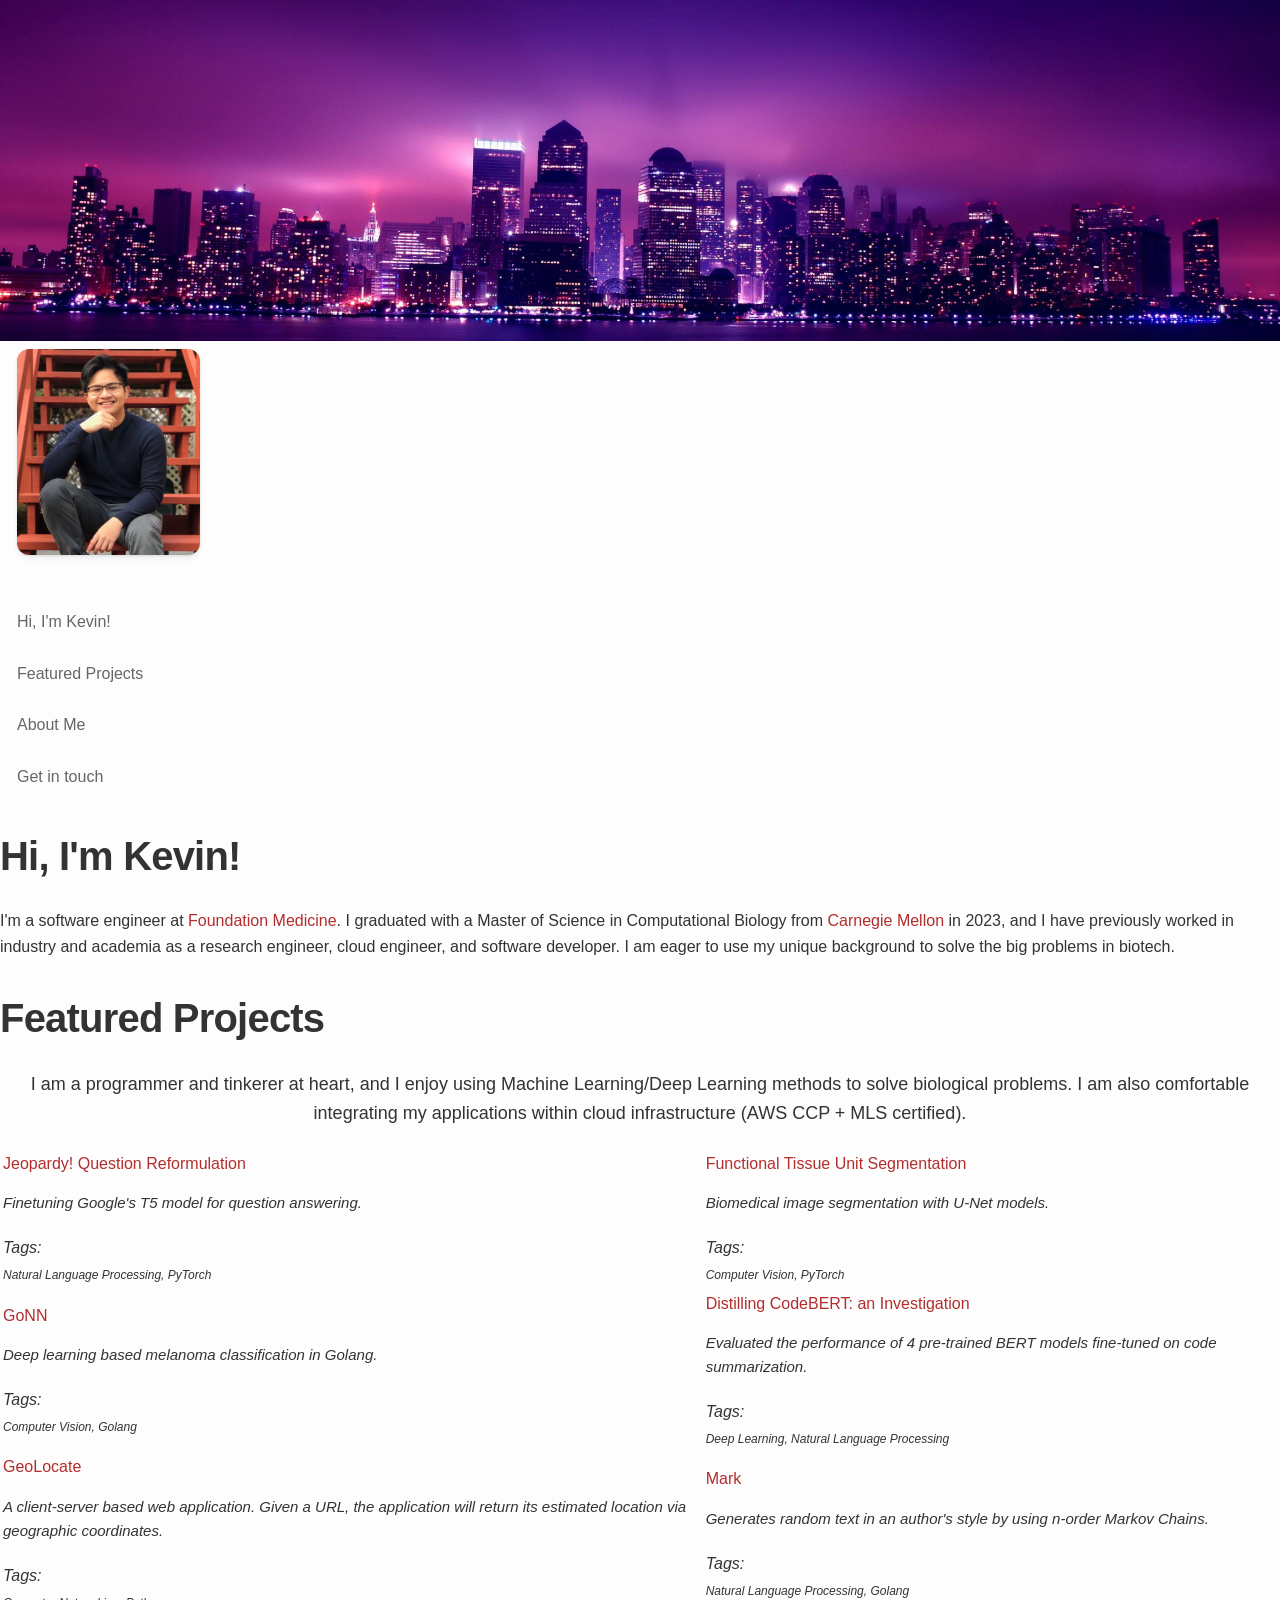
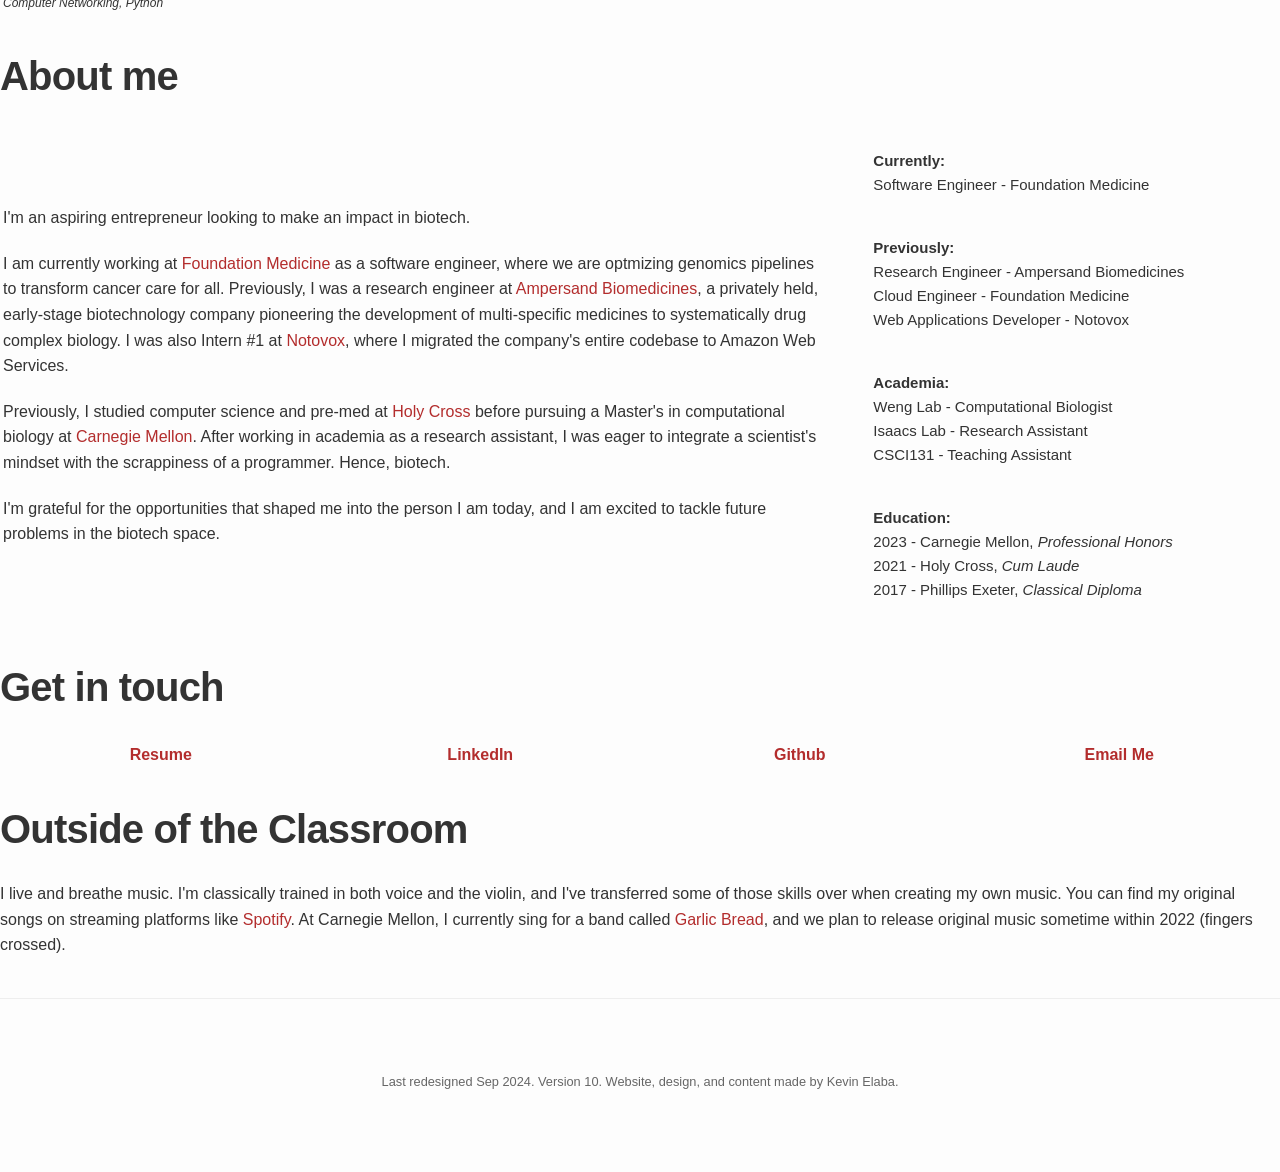
<file: index.html>
<!DOCTYPE html>
<html>
<link rel="stylesheet" href="style.css">
<head>
<title>Kevin Elaba</title>
</head>
<body>

<img src="header.jpg" class="header_img">
    <div class="sidenav">
    <a href="#top"> <img class="headshot" src="headshot.jpg" alt="headshot"> </a>
    <a href="#intro">Hi, I'm Kevin!</a>
    <a href="#projects">Featured Projects</a>
    <a href="#about">About Me</a>
    <a href="#contact">Get in touch</a>
    </div> 

<div class ="main">
    
<h1 id="intro">Hi, I'm Kevin!</h1>
<p>I'm a software engineer at <a href = "https://www.foundationmedicine.com/" target="_blank" rel="noopener noreferrer">Foundation Medicine</a>. I graduated with a Master of Science in Computational Biology 
    from <a href="https://www.cmu.edu/" target="_blank" rel="noopener noreferrer">Carnegie Mellon</a> in 2023, and I have previously worked in industry and academia as a research engineer, cloud engineer, and software developer. I am eager to use my unique background to solve the big problems in biotech.</p>

<h1 id="projects">Featured Projects</h1>
<p style="text-align:center; font-size:18px; padding:0em 1em;"> I am a programmer and tinkerer at heart, and I enjoy using Machine Learning/Deep Learning methods to solve biological problems. 
    I am also comfortable integrating my applications within cloud infrastructure (AWS CCP + MLS certified). </p>

<table class="projects_table">
    <tr>
        
        <td class="featured_projects" style="width:55%;">
            <a href="https://github.com/kuya-kevin/JeopardyBot" target="_blank" rel="noopener noreferrer" class="project_name">Jeopardy! Question Reformulation</a> <br> 
            <em> <p style="font-size:15px;"> Finetuning Google's T5 model for question answering. </p> </em> <em class="tags"> Tags: </em> <em style="font-size: 12px;"> Natural Language Processing, PyTorch</em>
        </td>

        <td class="featured_projects">
            <a href="https://github.com/kuya-kevin/FTUseg" target="_blank" rel="noopener noreferrer">Functional Tissue Unit Segmentation</a> <br> 
            <em> <p style="font-size:15px;"> Biomedical image segmentation with U-Net models.</p> <em class="tags"> Tags: </em> <em style="font-size: 12px;"> Computer Vision, PyTorch</em>
        </td>

    </tr>
    <tr>
        <td class="featured_projects">
            <a href="https://github.com/kuya-kevin/goNN" target="_blank" rel="noopener noreferrer">GoNN</a> <br> 
            <em> <p style="font-size:15px;"> Deep learning based melanoma classification in Golang.</p> <em class="tags"> Tags: </em> <em style="font-size: 12px;"> Computer Vision, Golang</em>
            </em>
        </td>

        <td class="featured_projects" >
            <a href="https://github.com/kuya-kevin/Distilling-CodeBERT" target="_blank" rel="noopener noreferrer">Distilling CodeBERT: an Investigation</a> <br> 
            <em> <p style="font-size:15px;"> Evaluated the performance of 4 pre-trained BERT models fine-tuned on code summarization. </p> </em> <em class="tags"> Tags: </em> <em style="font-size: 12px;"> Deep Learning, Natural Language Processing</em>
        </td>

    </tr>

    <tr>
        <td class="featured_projects" >
            <a href="https://github.com/kuya-kevin/GeoLocate" target="_blank" rel="noopener noreferrer">GeoLocate</a> <br> 
            <em><p style="font-size:15px;"> A client-server based web application. Given a URL, the application will return its estimated location via geographic coordinates.</p> </em> <em class="tags"> Tags: </em> <em style="font-size: 12px;"> Computer Networking, Python</em>
        </td>

        <td class="featured_projects" >
            <a href="https://github.com/kuya-kevin/mark" target="_blank" rel="noopener noreferrer">Mark</a> <br> 
            <em> <p style="font-size:15px;"> Generates random text in an author's style by using n-order Markov Chains. </p> </em> <em class="tags"> Tags: </em> <em style="font-size: 12px;"> Natural Language Processing, Golang</em>
            
        </td>
    </tr>
</table>

<h1 id="about">About me</h1>

<table style="width:100%;height:100%;">

    <tr>
        <td width="65%">
            <p> I'm an aspiring entrepreneur looking to make an impact in biotech.</p>
            <p> I am currently working at <a href = "https://www.foundationmedicine.com" target="_blank" rel="noopener noreferrer">Foundation Medicine</a> as a software engineer, where we are optmizing genomics pipelines to transform cancer care for all. 
                Previously, I was a research engineer at <a href = "https://www.ampersand.bio/" target="_blank" rel="noopener noreferrer">Ampersand Biomedicines</a>, 
                a privately held, early-stage biotechnology company pioneering the development of multi-specific medicines to systematically drug complex biology. 
                I was also Intern #1 at <a href="http://www.notovox.com/" target="_blank" rel="noopener noreferrer">Notovox</a>, where I migrated the company's entire codebase to Amazon Web Services. 
            </p>
            <p>
                Previously, I studied computer science and pre-med at <a href="https://www.holycross.edu/" target="_blank" rel="noopener noreferrer">Holy Cross</a>
                before pursuing a Master's in computational biology at <a href="https://www.cmu.edu/" target="_blank" rel="noopener noreferrer">Carnegie Mellon</a>. 
                After working in academia as a research assistant, I was eager to integrate a scientist's mindset with the scrappiness of a programmer. Hence, biotech.
            </p>
            
            <p>I'm grateful for the opportunities that shaped me into the person I am today, and I am excited to tackle future problems in the biotech space.</p>
        
        </td>

        <td style="padding-left: 3%;">
            <table class="resume_small" style="width:100%;height:100%;">
                <tr>
                <td height="10%">
                   <p style="font-size:15px;"> <b> Currently:</b> <br> Software Engineer - Foundation Medicine  </p>
                </td>
                </tr>
            
                <tr>
                <td height="30%">
                    <p style="font-size:15px;"> <b> Previously: </b> <br> Research Engineer - Ampersand Biomedicines <br> Cloud Engineer - Foundation Medicine <br> Web Applications Developer - Notovox </p>
                </td>
                </tr>
            
                <tr>
                <td height="30%">
                    <p style="font-size:15px;"> <b> Academia: </b> <br>Weng Lab - Computational Biologist <br>Isaacs Lab - Research Assistant <br> CSCI131 - Teaching Assistant</p>
                </td>
                </tr>
            
                <tr>
                <td height="30%">
                    <p style="font-size:15px;"> <b> Education: </b> <br> 2023 - Carnegie Mellon, <em> Professional Honors </em>  <br> 2021 - Holy Cross, <em>Cum Laude</em> <br> 2017 - Phillips Exeter, <em>Classical Diploma</em> </p>
                </td>
                </tr>
            </table>   
        </td>
    

    </tr>

</table>   


<h1 id="contact">Get in touch</h1>
<table style="width:100%;height:100%;">

    <tr>
    
    <th width="25%"><a href="resume.pdf"  target="_blank" rel="noopener noreferrer">Resume</a></th>
    
    <th width="25%"><a href="https://www.linkedin.com/in/kevin-elaba/"  target="_blank" rel="noopener noreferrer">LinkedIn</a></th>
    
    <th width="25%"><a href="https://github.com/kuya-kevin"  target="_blank" rel="noopener noreferrer">Github</a></th>

    <th width="25%"><a href="mailto: kelaba@andrew.cmu.edu"  target="_blank" rel="noopener noreferrer">Email Me</a></th>
    
    </tr>

</table>    


<h1>Outside of the Classroom</h1>
<p> I live and breathe music. I'm classically trained in both voice and the violin, and I've transferred some of those skills over
    when creating my own music. You can find my original songs on streaming platforms like <a href="https://open.spotify.com/artist/3ftxLTPbFDuUHTV7XfS1Mq?si=Cb9OM7ynQX6hp6ahwbhz0g" target="_blank" rel="noopener noreferrer">Spotify</a>.
    At Carnegie Mellon, I currently sing for a band called <a href="https://www.tiktok.com/@garlicbreademoji?" target="_blank" rel="noopener noreferrer">Garlic Bread</a>, and we plan to release original music sometime within 2022
    (fingers crossed).</p>

</div>

<footer>
    <p class="footer_text">Last redesigned Sep 2024. Version 10.
        Website, design, and content made by Kevin Elaba.</p>
</footer>


</body>
</html>
</file>
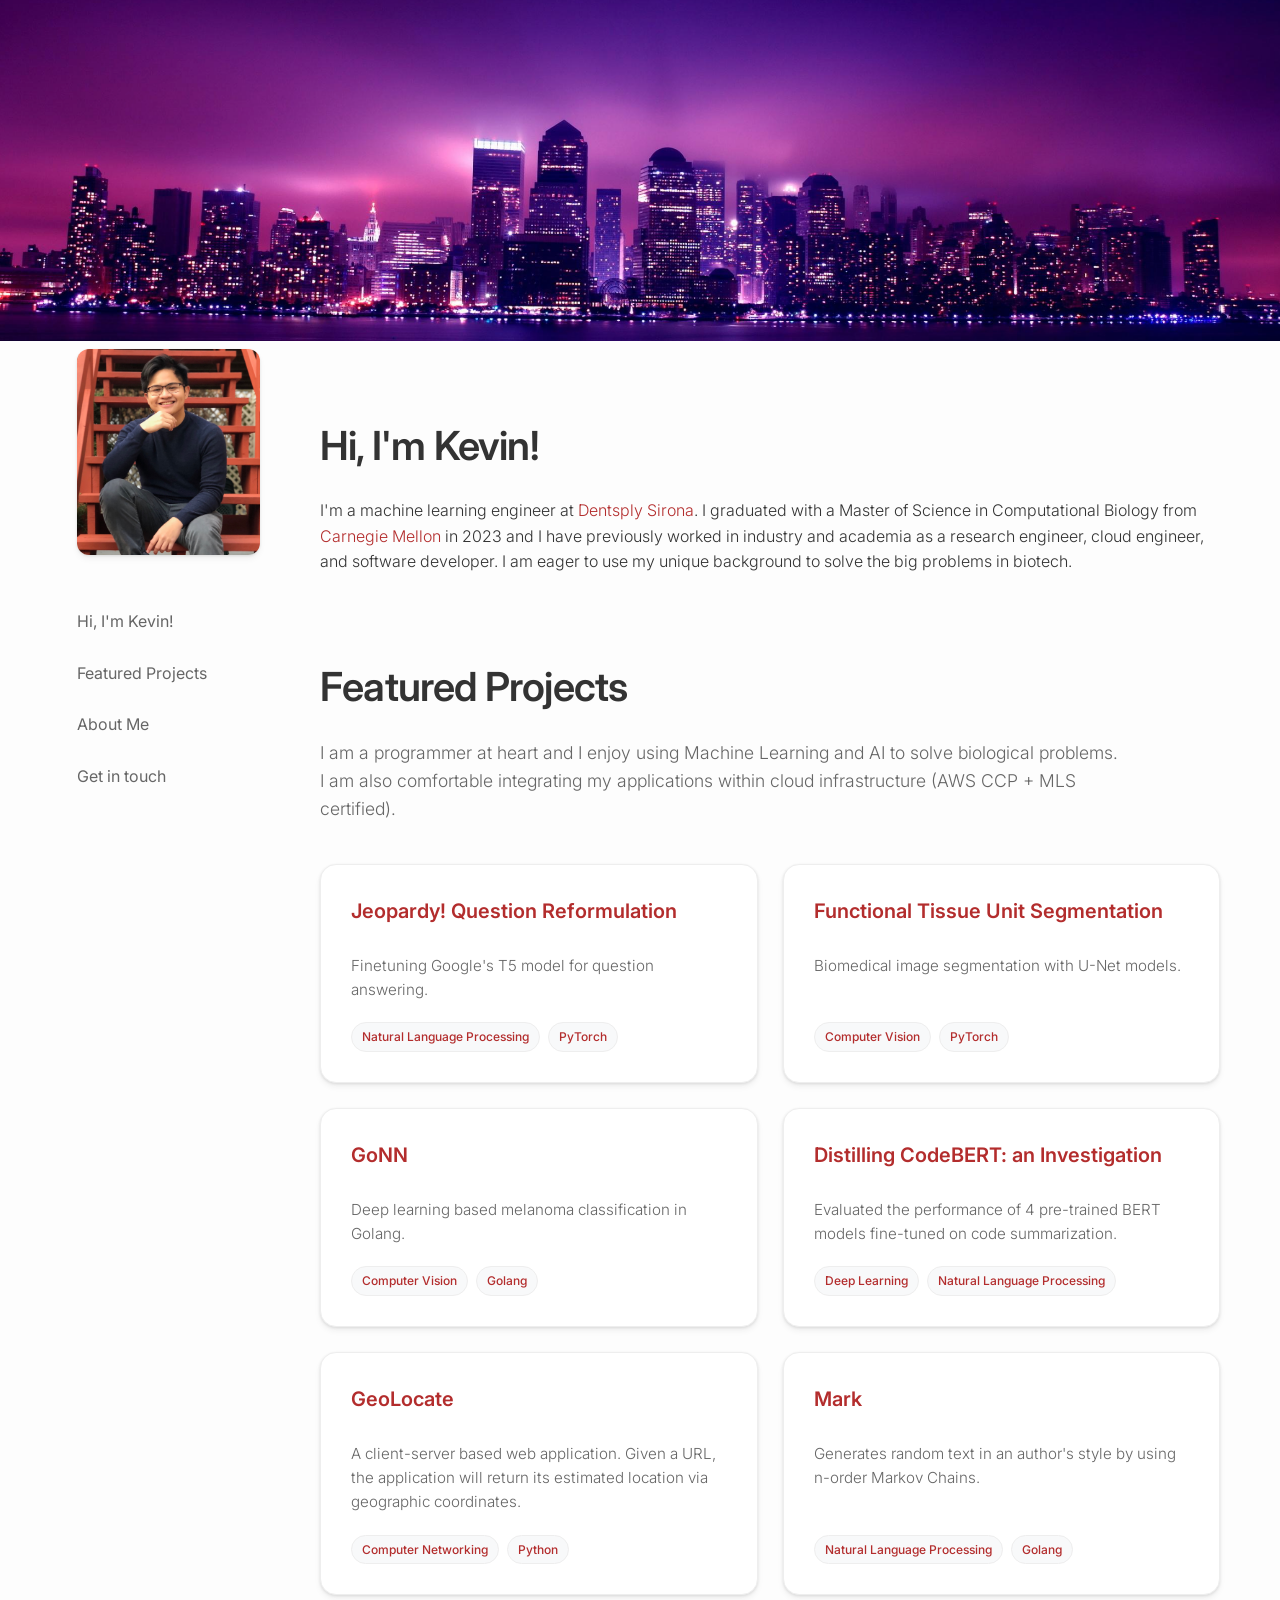
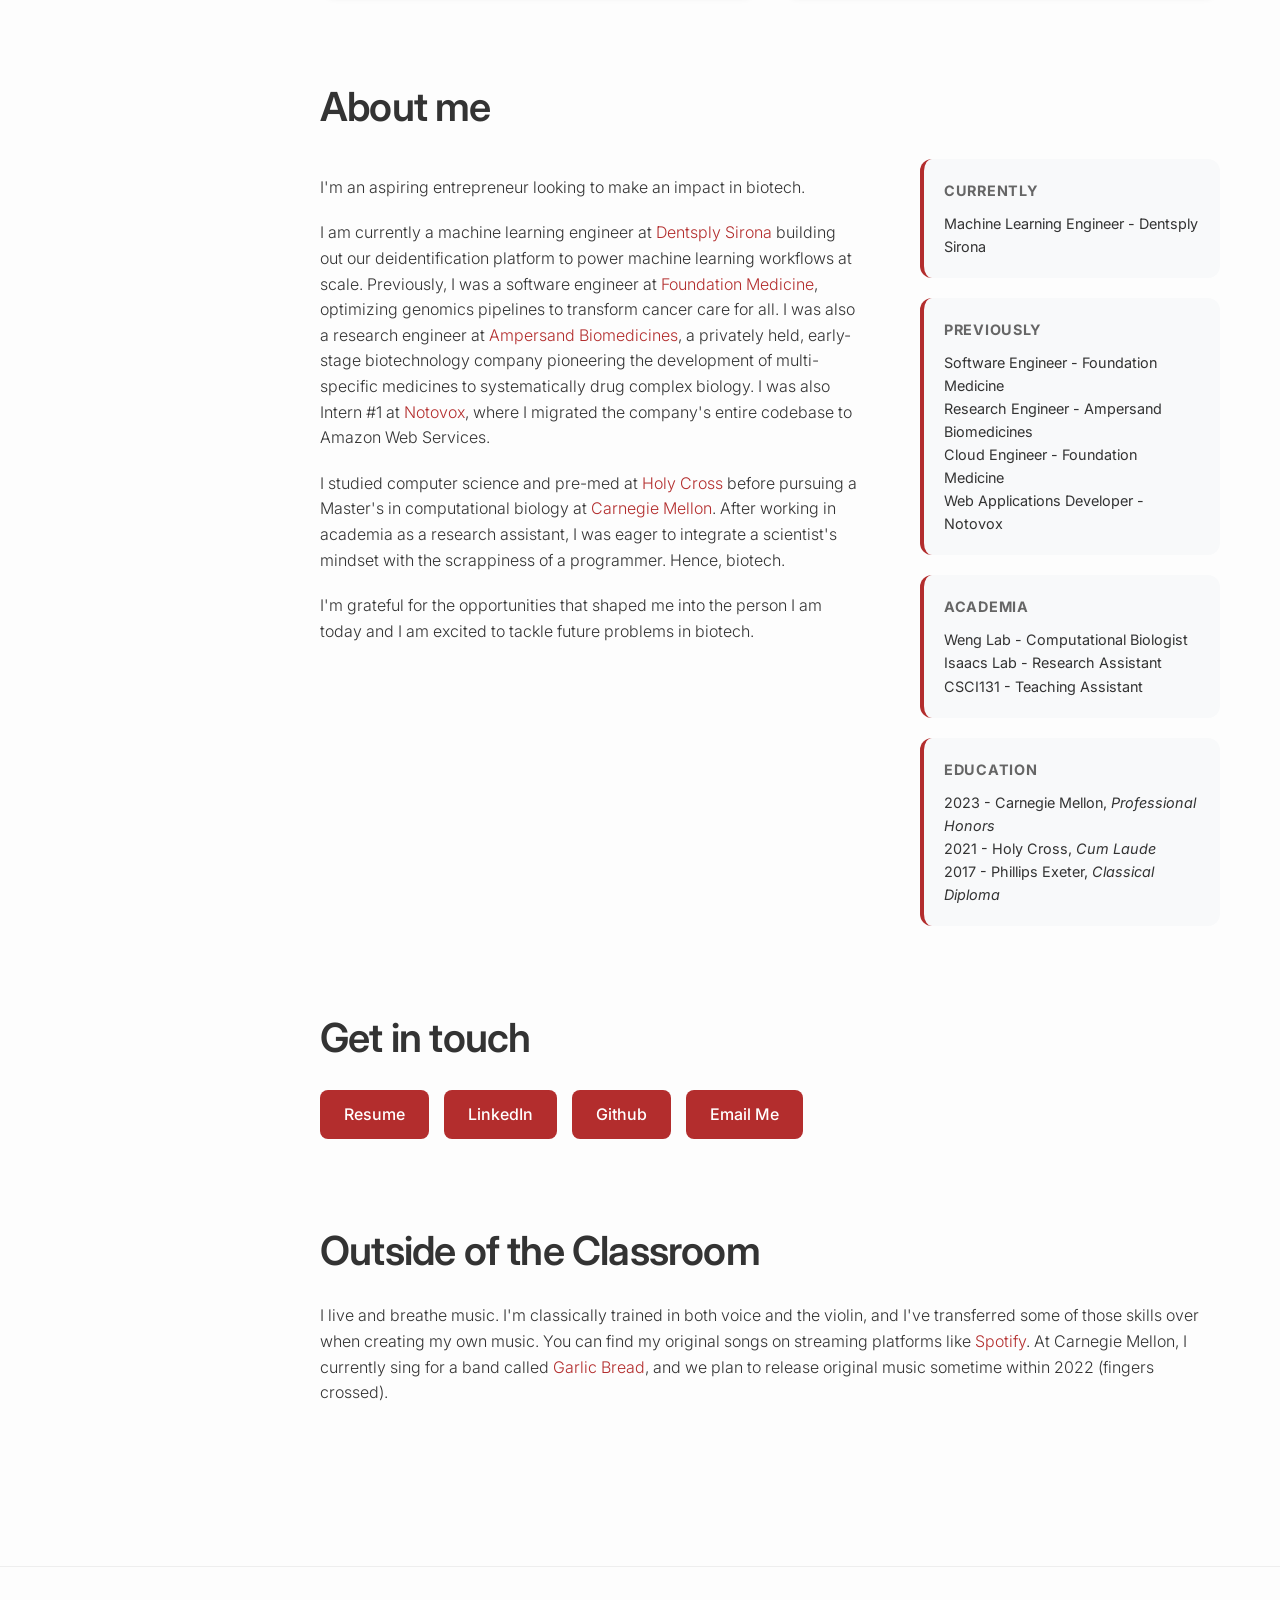
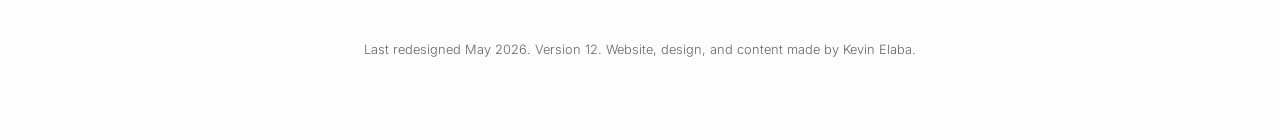
<file: home.html>
<!DOCTYPE html>
<html lang="en">
<head>
    <meta charset="UTF-8">
    <meta name="viewport" content="width=device-width, initial-scale=1.0">
    <title>Kevin Elaba</title>
    <link rel="stylesheet" href="style.css">
    <link rel="preconnect" href="https://fonts.googleapis.com">
    <link rel="preconnect" href="https://fonts.gstatic.com" crossorigin>
    <link href="https://fonts.googleapis.com/css2?family=Inter:wght@300;400;500;600&display=swap" rel="stylesheet">
</head>
<body>

<header class="hero">
    <img src="header.jpg" class="header_img" alt="Header Image">
</header>

<div class="container">
    <nav class="sidenav">
        <a href="#top">
            <img class="headshot" src="headshot.jpg" alt="Kevin Elaba headshot">
        </a>
        <div class="sidenav-links">
            <a href="#intro">Hi, I'm Kevin!</a>
            <a href="#projects">Featured Projects</a>
            <a href="#about">About Me</a>
            <a href="#contact">Get in touch</a>
        </div>
    </nav>

    <main class="main-content">
        <section id="intro" class="section">
            <h1>Hi, I'm Kevin!</h1>
            <p>I'm a machine learning engineer at <a href="https://www.dentsplysirona.com/en-us" target="_blank" rel="noopener noreferrer">Dentsply Sirona</a>. I graduated with a Master of Science in Computational Biology from <a href="https://www.cmu.edu/" target="_blank" rel="noopener noreferrer">Carnegie Mellon</a> in 2023 and I have previously worked in industry and academia as a research engineer, cloud engineer, and software developer. I am eager to use my unique background to solve the big problems in biotech.</p>
        </section>

        <section id="projects" class="section">
            <h1>Featured Projects</h1>
            <p class="projects-intro">I am a programmer at heart and I enjoy using Machine Learning and AI to solve biological problems. I am also comfortable integrating my applications within cloud infrastructure (AWS CCP + MLS certified).</p>
            
            <div class="projects-grid">
                <div class="project-card">
                    <a href="https://github.com/kuya-kevin/JeopardyBot" target="_blank" rel="noopener noreferrer" class="project-name">Jeopardy! Question Reformulation</a>
                    <p class="project-desc">Finetuning Google's T5 model for question answering.</p>
                    <div class="tags">
                        <span>Natural Language Processing</span>
                        <span>PyTorch</span>
                    </div>
                </div>

                <div class="project-card">
                    <a href="https://github.com/kuya-kevin/FTUseg" target="_blank" rel="noopener noreferrer" class="project-name">Functional Tissue Unit Segmentation</a>
                    <p class="project-desc">Biomedical image segmentation with U-Net models.</p>
                    <div class="tags">
                        <span>Computer Vision</span>
                        <span>PyTorch</span>
                    </div>
                </div>

                <div class="project-card">
                    <a href="https://github.com/kuya-kevin/goNN" target="_blank" rel="noopener noreferrer" class="project-name">GoNN</a>
                    <p class="project-desc">Deep learning based melanoma classification in Golang.</p>
                    <div class="tags">
                        <span>Computer Vision</span>
                        <span>Golang</span>
                    </div>
                </div>

                <div class="project-card">
                    <a href="https://github.com/kuya-kevin/Distilling-CodeBERT" target="_blank" rel="noopener noreferrer" class="project-name">Distilling CodeBERT: an Investigation</a>
                    <p class="project-desc">Evaluated the performance of 4 pre-trained BERT models fine-tuned on code summarization.</p>
                    <div class="tags">
                        <span>Deep Learning</span>
                        <span>Natural Language Processing</span>
                    </div>
                </div>

                <div class="project-card">
                    <a href="https://github.com/kuya-kevin/GeoLocate" target="_blank" rel="noopener noreferrer" class="project-name">GeoLocate</a>
                    <p class="project-desc">A client-server based web application. Given a URL, the application will return its estimated location via geographic coordinates.</p>
                    <div class="tags">
                        <span>Computer Networking</span>
                        <span>Python</span>
                    </div>
                </div>

                <div class="project-card">
                    <a href="https://github.com/kuya-kevin/mark" target="_blank" rel="noopener noreferrer" class="project-name">Mark</a>
                    <p class="project-desc">Generates random text in an author's style by using n-order Markov Chains.</p>
                    <div class="tags">
                        <span>Natural Language Processing</span>
                        <span>Golang</span>
                    </div>
                </div>
            </div>
        </section>

        <section id="about" class="section">
            <h1>About me</h1>
            <div class="about-container">
                <div class="about-text">
                    <p>I'm an aspiring entrepreneur looking to make an impact in biotech.</p>
                    <p>I am currently a machine learning engineer at <a href="https://www.dentsplysirona.com/en-us" target="_blank" rel="noopener noreferrer">Dentsply Sirona</a> building out our deidentification platform to power machine learning workflows at scale. Previously, I was a software engineer at <a href="https://www.foundationmedicine.com" target="_blank" rel="noopener noreferrer">Foundation Medicine</a>, optimizing genomics pipelines to transform cancer care for all. I was also a research engineer at <a href="https://www.ampersand.bio/" target="_blank" rel="noopener noreferrer">Ampersand Biomedicines</a>, a privately held, early-stage biotechnology company pioneering the development of multi-specific medicines to systematically drug complex biology. I was also Intern #1 at <a href="http://www.notovox.com/" target="_blank" rel="noopener noreferrer">Notovox</a>, where I migrated the company's entire codebase to Amazon Web Services.</p>
                    <p>I studied computer science and pre-med at <a href="https://www.holycross.edu/" target="_blank" rel="noopener noreferrer">Holy Cross</a> before pursuing a Master's in computational biology at <a href="https://www.cmu.edu/" target="_blank" rel="noopener noreferrer">Carnegie Mellon</a>. After working in academia as a research assistant, I was eager to integrate a scientist's mindset with the scrappiness of a programmer. Hence, biotech.</p>
                    <p>I'm grateful for the opportunities that shaped me into the person I am today and I am excited to tackle future problems in biotech.</p>
                </div>
                <div class="about-sidebar">
                    <div class="resume-block">
                        <h3>Currently</h3>
                        <p>Machine Learning Engineer - Dentsply Sirona</p>
                    </div>
                    <div class="resume-block">
                        <h3>Previously</h3>
                        <p>Software Engineer - Foundation Medicine<br>Research Engineer - Ampersand Biomedicines<br>Cloud Engineer - Foundation Medicine<br>Web Applications Developer - Notovox</p>
                    </div>
                    <div class="resume-block">
                        <h3>Academia</h3>
                        <p>Weng Lab - Computational Biologist<br>Isaacs Lab - Research Assistant<br>CSCI131 - Teaching Assistant</p>
                    </div>
                    <div class="resume-block">
                        <h3>Education</h3>
                        <p>2023 - Carnegie Mellon, <em>Professional Honors</em><br>2021 - Holy Cross, <em>Cum Laude</em><br>2017 - Phillips Exeter, <em>Classical Diploma</em></p>
                    </div>
                </div>
            </div>
        </section>

        <section id="contact" class="section">
            <h1>Get in touch</h1>
            <div class="contact-links">
                <a href="resume.pdf" target="_blank" rel="noopener noreferrer" class="contact-link">Resume</a>
                <a href="https://www.linkedin.com/in/kevin-elaba/" target="_blank" rel="noopener noreferrer" class="contact-link">LinkedIn</a>
                <a href="https://github.com/kuya-kevin" target="_blank" rel="noopener noreferrer" class="contact-link">Github</a>
                <a href="mailto:kelaba@andrew.cmu.edu" target="_blank" rel="noopener noreferrer" class="contact-link">Email Me</a>
            </div>
        </section>

        <section class="section">
            <h1>Outside of the Classroom</h1>
            <p>I live and breathe music. I'm classically trained in both voice and the violin, and I've transferred some of those skills over when creating my own music. You can find my original songs on streaming platforms like <a href="https://open.spotify.com/artist/3ftxLTPbFDuUHTV7XfS1Mq?si=Cb9OM7ynQX6hp6ahwbhz0g" target="_blank" rel="noopener noreferrer">Spotify</a>. At Carnegie Mellon, I currently sing for a band called <a href="https://www.tiktok.com/@garlicbreademoji?" target="_blank" rel="noopener noreferrer">Garlic Bread</a>, and we plan to release original music sometime within 2022 (fingers crossed).</p>
        </section>
    </main>
</div>

<footer>
    <p class="footer_text">Last redesigned May 2026. Version 12. Website, design, and content made by Kevin Elaba.</p>
</footer>

</body>
</html>
</file>
<file: style.css>
:root {
    --primary-color: #b32d2d;
    --primary-hover: #8b2222;
    --bg-color: #fdfdfd;
    --section-bg: #f8f9fa;
    --text-color: #333;
    --text-muted: #666;
    --card-bg: #ffffff;
    --border-color: #eee;
    --shadow: 0 4px 6px rgba(0, 0, 0, 0.05), 0 1px 3px rgba(0, 0, 0, 0.1);
    --transition: all 0.3s ease;
}

* {
    box-sizing: border-box;
}

html {
    scroll-behavior: smooth;
}

body {
    font-family: 'Inter', -apple-system, BlinkMacSystemFont, "Segoe UI", Roboto, Helvetica, Arial, sans-serif;
    font-size: 16px;
    font-weight: 300;
    line-height: 1.6;
    color: var(--text-color);
    background-color: var(--bg-color);
    margin: 0;
}

/* Hero Section */
.hero {
    width: 100%;
    overflow: hidden;
}

.header_img {
    width: 100%;
    height: auto;
    display: block;
}

/* Layout Container */
.container {
    display: flex;
    max-width: 1200px;
    margin: 0 auto;
    padding: 0 20px;
}

/* Sidebar Navigation */
.sidenav {
    width: 200px;
    position: sticky;
    top: 40px;
    height: fit-content;
    margin-right: 60px;
    display: flex;
    flex-direction: column;
    gap: 10px;
}

.sidenav-links {
    display: contents;
}

.sidenav a {
    text-decoration: none;
    color: var(--text-muted);
    font-size: 16px;
    font-weight: 400;
    transition: var(--transition);
    padding: 8px 0;
    border-left: 2px solid transparent;
    padding-left: 15px;
}

.sidenav a:hover {
    color: var(--primary-color);
    border-left-color: var(--primary-color);
}

.sidenav > a:first-child:hover {
    border-left-color: transparent;
}

.headshot {
    width: 100%;
    height: auto;
    border-radius: 12px;
    margin-bottom: 20px;
    box-shadow: var(--shadow);
}

/* Main Content */
.main-content {
    flex: 1;
    padding: 40px 0;
}

.section {
    margin-bottom: 80px;
}

h1 {
    font-size: 2.5rem;
    font-weight: 600;
    color: var(--text-color);
    margin-bottom: 20px;
    letter-spacing: -0.02em;
}

p {
    margin-bottom: 20px;
    font-weight: 300;
}

a {
    color: var(--primary-color);
    text-decoration: none;
    transition: var(--transition);
}

a:hover {
    color: var(--primary-hover);
}

/* Projects Grid */
.projects-intro {
    font-size: 1.1rem;
    color: var(--text-muted);
    margin-bottom: 40px;
    max-width: 800px;
}

.projects-grid {
    display: grid;
    grid-template-columns: repeat(auto-fill, minmax(300px, 1fr));
    gap: 25px;
}

.project-card {
    background: var(--card-bg);
    padding: 30px;
    border-radius: 16px;
    border: 1px solid var(--border-color);
    transition: var(--transition);
    display: flex;
    flex-direction: column;
    box-shadow: var(--shadow);
}

.project-card:hover {
    transform: translateY(-5px);
    box-shadow: 0 10px 15px rgba(0, 0, 0, 0.1);
}

.project-name {
    font-size: 1.25rem;
    font-weight: 600;
    margin-bottom: 12px;
    display: block;
}

.project-desc {
    font-size: 0.95rem;
    color: var(--text-muted);
    margin-bottom: 20px;
    flex-grow: 1;
}

.tags {
    display: flex;
    flex-wrap: wrap;
    gap: 8px;
}

.tags span {
    font-size: 0.75rem;
    font-weight: 500;
    background: var(--section-bg);
    color: var(--primary-color);
    padding: 4px 10px;
    border-radius: 20px;
    border: 1px solid var(--border-color);
}

/* About Section */
.about-container {
    display: grid;
    grid-template-columns: 1fr 300px;
    gap: 60px;
}

.about-sidebar {
    display: flex;
    flex-direction: column;
    gap: 20px;
}

.resume-block {
    padding: 20px;
    background: var(--section-bg);
    border-radius: 12px;
    border-left: 4px solid var(--primary-color);
}

.resume-block h3 {
    margin: 0 0 10px 0;
    font-size: 0.9rem;
    text-transform: uppercase;
    letter-spacing: 0.05em;
    color: var(--text-muted);
}

.resume-block p {
    margin: 0;
    font-size: 0.9rem;
    font-weight: 400;
}

/* Contact Section */
.contact-links {
    display: flex;
    flex-wrap: wrap;
    gap: 15px;
}

.contact-link {
    padding: 12px 24px;
    background: var(--primary-color);
    color: white !important;
    border-radius: 8px;
    font-weight: 500;
    border: none;
}

.contact-link:hover {
    background: var(--primary-hover);
    border-bottom: none;
}

/* Footer */
footer {
    text-align: center;
    padding: 60px 0;
    margin-top: 40px;
    border-top: 1px solid var(--border-color);
}

.footer_text {
    font-size: 0.8rem;
    color: var(--text-muted);
}

/* Responsive Design */
@media (max-width: 900px) {
    .container {
        flex-direction: column;
    }
    .sidenav {
        width: 100%;
        position: relative;
        top: 0;
        margin-right: 0;
        flex-direction: row;
        align-items: center;
        justify-content: flex-start;
        margin-bottom: 8px;
        gap: 16px;
    }
    .main-content {
        padding: 16px 0;
    }
    .sidenav > a:first-child {
        flex-shrink: 0;
        padding: 0;
        border: none;
    }
    .sidenav-links {
        display: flex;
        flex-direction: row;
        flex-wrap: nowrap;
        flex: 1;
        justify-content: flex-start;
        gap: 4px;
        overflow-x: auto;
    }
    .sidenav-links a {
        border-left: none;
        border-bottom: 2px solid transparent;
        padding: 6px 8px;
        font-size: 13px;
        white-space: nowrap;
    }
    .sidenav-links a:hover {
        border-bottom-color: var(--primary-color);
    }
    .headshot {
        display: block;
        width: 70px;
        height: 70px;
        object-fit: cover;
        border-radius: 16px;
        margin: 16px 0 0;
        flex-shrink: 0;
    }
    .about-container {
        grid-template-columns: 1fr;
    }
    .section {
        margin-bottom: 40px;
    }
    .projects-grid {
        display: flex;
        flex-direction: row;
        flex-wrap: nowrap;
        overflow-x: auto;
        gap: 16px;
        padding-bottom: 12px;
    }
    .project-card {
        width: 200px;
        min-width: 200px;
        max-width: 200px;
        flex-shrink: 0;
        padding: 16px;
    }
    .project-name {
        font-size: 1rem;
    }
    .project-desc {
        font-size: 0.85rem;
    }
}

@media (max-width: 600px) {
    h1 {
        font-size: 2rem;
    }
    .contact-links {
        flex-direction: column;
    }
    .contact-link {
        text-align: center;
    }
}
</file>
